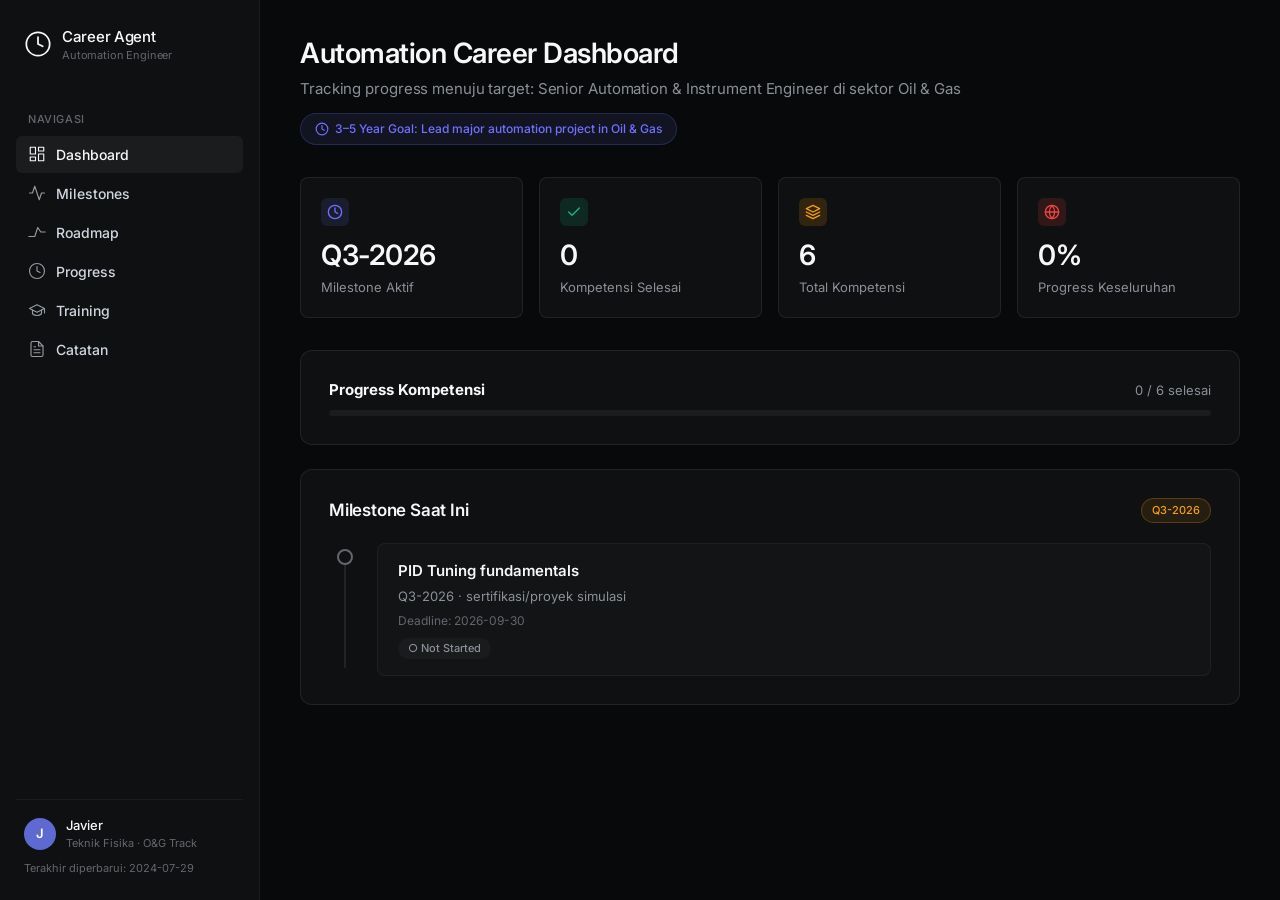
<file: career-agent/index.html>
<!DOCTYPE html>
<html lang="id">
<head>
  <meta charset="UTF-8">
  <meta name="viewport" content="width=device-width, initial-scale=1.0">
  <title>Automation Career Agent — Javier</title>
  <link href="https://fonts.googleapis.com/css2?family=Inter:wght@300;400;500;600;700&family=JetBrains+Mono:wght@400;500&display=swap" rel="stylesheet">
  <style>
    * { box-sizing: border-box; margin: 0; padding: 0; }
    :root {
      --bg-page: #08090a;
      --bg-panel: #0f1011;
      --bg-surface: #191a1b;
      --bg-surface-hover: #28282c;
      --text-primary: #f7f8f8;
      --text-secondary: #d0d6e0;
      --text-tertiary: #8a8f98;
      --text-quaternary: #62666d;
      --accent: #5e6ad2;
      --accent-bright: #7170ff;
      --accent-hover: #828fff;
      --success: #10b981;
      --warning: #f59e0b;
      --danger: #ef4444;
      --border: rgba(255,255,255,0.08);
      --border-subtle: rgba(255,255,255,0.05);
      --radius: 8px;
      --radius-sm: 6px;
      --radius-lg: 12px;
      --shadow-elevated: rgba(0,0,0,0.4) 0px 2px 4px;
      --shadow-dialog: rgba(0,0,0,0) 0px 8px 2px, rgba(0,0,0,0.01) 0px 5px 2px, rgba(0,0,0,0.04) 0px 3px 2px, rgba(0,0,0,0.07) 0px 1px 1px, rgba(0,0,0,0.08) 0px 0px 1px;
    }
    html { scroll-behavior: smooth; }
    body {
      font-family: 'Inter', system-ui, -apple-system, 'Segoe UI', Roboto, sans-serif;
      background: var(--bg-page);
      color: var(--text-primary);
      line-height: 1.5;
      -webkit-font-smoothing: antialiased;
      font-feature-settings: 'cv01', 'ss03';
    }
    ::selection { background: var(--accent); color: white; }
    ::-webkit-scrollbar { width: 6px; }
    ::-webkit-scrollbar-track { background: var(--bg-page); }
    ::-webkit-scrollbar-thumb { background: var(--bg-surface-hover); border-radius: 3px; }

    /* Layout */
    .app { display: flex; min-height: 100vh; }

    /* Sidebar */
    .sidebar {
      width: 260px;
      background: var(--bg-panel);
      border-right: 1px solid var(--border-subtle);
      padding: 24px 16px;
      display: flex;
      flex-direction: column;
      position: fixed;
      top: 0;
      left: 0;
      height: 100vh;
      z-index: 100;
      overflow-y: auto;
    }
    .sidebar-logo { display: flex; align-items: center; gap: 10px; margin-bottom: 32px; padding: 0 8px; }
    .sidebar-logo svg { width: 28px; height: 28px; flex-shrink: 0; }
    .sidebar-logo span { font-size: 15px; font-weight: 510; color: var(--text-primary); letter-spacing: -0.3px; }
    .sidebar-logo small { font-size: 11px; color: var(--text-quaternary); display: block; margin-top: -2px; font-weight: 400; letter-spacing: -0.15px; }
    .nav { display: flex; flex-direction: column; gap: 2px; flex: 1; }
    .nav a {
      display: flex; align-items: center; gap: 10px;
      padding: 8px 12px; border-radius: var(--radius-sm);
      font-size: 14px; font-weight: 500; color: var(--text-secondary);
      text-decoration: none; transition: all 0.15s;
    }
    .nav a:hover { background: rgba(255,255,255,0.04); color: var(--text-primary); }
    .nav a.active { background: rgba(255,255,255,0.05); color: var(--text-primary); }
    .nav a svg { width: 18px; height: 18px; opacity: 0.7; flex-shrink: 0; }
    .nav a.active svg { opacity: 1; }
    .nav-label { font-size: 11px; font-weight: 500; color: var(--text-quaternary); text-transform: uppercase; letter-spacing: 0.6px; padding: 16px 12px 6px; }

    .sidebar-footer {
      border-top: 1px solid var(--border-subtle);
      padding: 16px 8px 0;
      margin-top: auto;
    }
    .sidebar-footer .user-info { display: flex; align-items: center; gap: 10px; }
    .sidebar-footer .avatar {
      width: 32px; height: 32px; border-radius: 50%;
      background: var(--accent); display: flex; align-items: center; justify-content: center;
      font-size: 13px; font-weight: 600; color: white; flex-shrink: 0;
    }
    .sidebar-footer .name { font-size: 13px; font-weight: 500; color: var(--text-primary); }
    .sidebar-footer .role { font-size: 11px; color: var(--text-quaternary); }
    .last-updated { font-size: 11px; color: var(--text-quaternary); margin-top: 8px; }

    /* Main */
    .main {
      margin-left: 260px;
      flex: 1;
      padding: 32px 40px 80px;
      max-width: 1100px;
    }

    /* Header */
    .page-header { margin-bottom: 32px; }
    .page-header h1 { font-size: 28px; font-weight: 600; letter-spacing: -0.5px; }
    .page-header p { font-size: 15px; color: var(--text-tertiary); margin-top: 4px; letter-spacing: -0.1px; }
    .page-header .goal-badge {
      display: inline-flex; align-items: center; gap: 6px;
      margin-top: 12px; padding: 6px 14px;
      background: rgba(94,106,210,0.12);
      border: 1px solid rgba(94,106,210,0.25);
      border-radius: 9999px;
      font-size: 12px; font-weight: 500; color: var(--accent-bright);
    }

    /* Stats Row */
    .stats-row {
      display: grid;
      grid-template-columns: repeat(4, 1fr);
      gap: 16px;
      margin-bottom: 32px;
    }
    .stat-card {
      background: var(--bg-panel);
      border: 1px solid var(--border);
      border-radius: var(--radius);
      padding: 20px;
    }
    .stat-card .stat-value { font-size: 28px; font-weight: 600; letter-spacing: -0.5px; }
    .stat-card .stat-label { font-size: 13px; color: var(--text-tertiary); margin-top: 2px; }
    .stat-card .stat-icon { margin-bottom: 8px; width: 28px; height: 28px; border-radius: 6px; display: flex; align-items: center; justify-content: center; }
    .stat-card .stat-icon.time { background: rgba(94,106,210,0.15); color: var(--accent-bright); }
    .stat-card .stat-icon.milestone { background: rgba(16,185,129,0.15); color: var(--success); }
    .stat-card .stat-icon.competency { background: rgba(245,158,11,0.15); color: var(--warning); }
    .stat-card .stat-icon.resource { background: rgba(239,68,68,0.15); color: var(--danger); }

    /* Cards */
    .card {
      background: var(--bg-panel);
      border: 1px solid var(--border);
      border-radius: var(--radius-lg);
      padding: 28px;
      margin-bottom: 24px;
    }
    .card-header { display: flex; align-items: center; justify-content: space-between; margin-bottom: 20px; }
    .card-header h2 { font-size: 17px; font-weight: 590; letter-spacing: -0.2px; }
    .card-header .badge {
      font-size: 11px; font-weight: 500; padding: 3px 10px;
      border-radius: 9999px; background: rgba(255,255,255,0.05);
      border: 1px solid var(--border); color: var(--text-secondary);
    }
    .card-header .badge.success { background: rgba(16,185,129,0.1); border-color: rgba(16,185,129,0.25); color: var(--success); }
    .card-header .badge.warning { background: rgba(245,158,11,0.1); border-color: rgba(245,158,11,0.25); color: var(--warning); }

    /* Milestone Timeline */
    .timeline { position: relative; }
    .timeline::before {
      content: ''; position: absolute; left: 15px; top: 8px; bottom: 8px;
      width: 2px; background: var(--border);
    }
    .timeline-item {
      position: relative; padding: 0 0 24px 48px;
      transition: opacity 0.2s;
    }
    .timeline-item:last-child { padding-bottom: 0; }
    .timeline-dot {
      position: absolute; left: 8px; top: 6px;
      width: 16px; height: 16px; border-radius: 50%;
      border: 2px solid var(--border); background: var(--bg-panel);
      display: flex; align-items: center; justify-content: center;
      transition: all 0.3s;
    }
    .timeline-dot.completed { border-color: var(--success); background: var(--success); }
    .timeline-dot.in-progress { border-color: var(--accent); background: var(--accent); animation: pulse 2s infinite; }
    .timeline-dot.not-started { border-color: var(--text-quaternary); }
    @keyframes pulse {
      0%, 100% { box-shadow: 0 0 0 0 rgba(94,106,210,0.3); }
      50% { box-shadow: 0 0 0 6px rgba(94,106,210,0.1); }
    }
    .timeline-dot svg { width: 8px; height: 8px; color: white; opacity: 0; transition: opacity 0.3s; }
    .timeline-dot.completed svg { opacity: 1; }
    .timeline-content {
      background: rgba(255,255,255,0.02);
      border: 1px solid var(--border-subtle);
      border-radius: var(--radius);
      padding: 16px 20px;
      transition: all 0.2s;
      cursor: pointer;
    }
    .timeline-content:hover { background: rgba(255,255,255,0.04); border-color: var(--border); }
    .timeline-content h3 { font-size: 15px; font-weight: 590; margin-bottom: 4px; }
    .timeline-content .meta { font-size: 13px; color: var(--text-tertiary); }
    .timeline-content .deadline { font-size: 12px; color: var(--text-quaternary); margin-top: 6px; }
    .timeline-content .status-tag {
      display: inline-flex; align-items: center; gap: 4px;
      margin-top: 8px; padding: 2px 10px;
      border-radius: 9999px; font-size: 11px; font-weight: 500;
    }
    .status-tag.in-progress { background: rgba(94,106,210,0.1); color: var(--accent-bright); }
    .status-tag.completed { background: rgba(16,185,129,0.1); color: var(--success); }
    .status-tag.not-started { background: rgba(255,255,255,0.03); color: var(--text-tertiary); }

    /* Roadmap Table */
    .roadmap-table { width: 100%; border-collapse: collapse; }
    .roadmap-table th {
      text-align: left; font-size: 11px; font-weight: 600;
      color: var(--text-quaternary); text-transform: uppercase; letter-spacing: 0.6px;
      padding: 10px 12px; border-bottom: 1px solid var(--border-subtle);
    }
    .roadmap-table td {
      padding: 12px; font-size: 13px;
      border-bottom: 1px solid var(--border-subtle);
      color: var(--text-secondary);
    }
    .roadmap-table tr:hover td { background: rgba(255,255,255,0.02); }
    .roadmap-table .comp-name { color: var(--text-primary); font-weight: 500; }
    .roadmap-table .sumber { font-size: 12px; color: var(--text-quaternary); max-width: 200px; }
    .roadmap-table .status-badge {
      display: inline-flex; align-items: center; gap: 4px;
      padding: 2px 8px; border-radius: 9999px; font-size: 11px; font-weight: 500;
      cursor: pointer; user-select: none; transition: all 0.15s;
      border: 1px solid transparent;
    }
    .status-badge.not-started { background: rgba(255,255,255,0.04); color: var(--text-tertiary); border-color: var(--border-subtle); }
    .status-badge.in-progress { background: rgba(94,106,210,0.12); color: var(--accent-bright); border-color: rgba(94,106,210,0.25); }
    .status-badge.completed { background: rgba(16,185,129,0.12); color: var(--success); border-color: rgba(16,185,129,0.25); }
    .status-badge:hover { filter: brightness(1.2); }

    /* Progress Bar */
    .progress-section { margin-bottom: 24px; }
    .progress-header { display: flex; justify-content: space-between; align-items: center; margin-bottom: 8px; }
    .progress-header span { font-size: 13px; color: var(--text-tertiary); }
    .progress-header strong { font-size: 15px; color: var(--text-primary); }
    .progress-bar-track {
      width: 100%; height: 6px; background: rgba(255,255,255,0.05);
      border-radius: 9999px; overflow: hidden;
    }
    .progress-bar-fill {
      height: 100%; border-radius: 9999px;
      background: linear-gradient(90deg, var(--accent), var(--accent-bright));
      transition: width 0.8s ease;
      width: 0%;
    }

    /* Expand / Collapse */
    .expand-btn {
      background: none; border: none; color: var(--text-tertiary);
      cursor: pointer; font-size: 13px; padding: 4px 0;
      transition: color 0.15s;
    }
    .expand-btn:hover { color: var(--text-primary); }

    /* Status Dropdown */
    .status-select {
      background: var(--bg-surface); color: var(--text-primary);
      border: 1px solid var(--border); border-radius: var(--radius-sm);
      padding: 4px 8px; font-size: 12px; font-family: inherit;
      outline: none; cursor: pointer;
    }
    .status-select:focus { border-color: var(--accent); }

    /* Modal */
    .modal-overlay {
      display: none;
      position: fixed; inset: 0; background: rgba(0,0,0,0.85);
      z-index: 200; align-items: center; justify-content: center;
    }
    .modal-overlay.open { display: flex; }
    .modal {
      background: var(--bg-surface);
      border: 1px solid var(--border);
      border-radius: var(--radius-lg);
      padding: 28px;
      max-width: 480px;
      width: 90%;
      box-shadow: var(--shadow-dialog);
    }
    .modal h3 { font-size: 17px; font-weight: 590; margin-bottom: 16px; }
    .modal p { font-size: 14px; color: var(--text-secondary); margin-bottom: 20px; }
    .modal-actions { display: flex; gap: 8px; justify-content: flex-end; }
    .btn {
      padding: 8px 16px; border-radius: var(--radius-sm);
      font-size: 13px; font-weight: 500; font-family: inherit;
      border: 1px solid var(--border); cursor: pointer;
      transition: all 0.15s; background: rgba(255,255,255,0.03);
      color: var(--text-secondary);
    }
    .btn:hover { background: rgba(255,255,255,0.06); color: var(--text-primary); }
    .btn-primary { background: var(--accent); border-color: var(--accent); color: white; }
    .btn-primary:hover { background: var(--accent-hover); border-color: var(--accent-hover); }
    .btn-success { background: var(--success); border-color: var(--success); color: white; }
    .btn-success:hover { opacity: 0.9; }

    /* Toast */
    .toast {
      position: fixed; bottom: 24px; right: 24px;
      background: var(--bg-surface);
      border: 1px solid var(--border);
      border-radius: var(--radius);
      padding: 12px 20px;
      box-shadow: var(--shadow-dialog);
      font-size: 13px; color: var(--text-secondary);
      z-index: 300;
      transform: translateY(20px);
      opacity: 0;
      transition: all 0.3s;
      pointer-events: none;
    }
    .toast.show { transform: translateY(0); opacity: 1; }
    .toast strong { color: var(--text-primary); }

    /* Notes section */
    .notes-list { display: flex; flex-direction: column; gap: 12px; }
    .note-item {
      background: rgba(255,255,255,0.02);
      border: 1px solid var(--border-subtle);
      border-radius: var(--radius);
      padding: 14px 18px;
    }
    .note-item .note-title { font-size: 14px; font-weight: 590; margin-bottom: 2px; }
    .note-item .note-date { font-size: 11px; color: var(--text-quaternary); margin-bottom: 6px; }
    .note-item .note-body { font-size: 13px; color: var(--text-secondary); }

    /* Responsive */
    @media (max-width: 768px) {
      .sidebar { display: none; }
      .main { margin-left: 0; padding: 20px; }
      .stats-row { grid-template-columns: repeat(2, 1fr); }
    }
    @media (min-width: 769px) and (max-width: 1024px) {
      .main { padding: 24px 28px; }
      .stats-row { grid-template-columns: repeat(2, 1fr); }
    }

    /* Print */
    @media print {
      .sidebar { display: none; }
      .main { margin-left: 0; }
      .card { break-inside: avoid; }
      .status-badge, .status-select { border: 1px solid #ccc !important; }
    }

    /* Donut Chart */
    .donut-wrap { display: flex; align-items: center; gap: 32px; flex-wrap: wrap; }
    .donut-svg { flex-shrink: 0; }
    .donut-legend { display: flex; flex-direction: column; gap: 8px; }
    .donut-legend-item { display: flex; align-items: center; gap: 8px; font-size: 13px; color: var(--text-secondary); }
    .donut-legend-dot { width: 10px; height: 10px; border-radius: 50%; flex-shrink: 0; }
    .donut-legend-item strong { color: var(--text-primary); }

    /* Training Links */
    .training-grid { display: grid; grid-template-columns: repeat(auto-fill, minmax(300px, 1fr)); gap: 16px; }
    .training-card {
      background: rgba(255,255,255,0.02);
      border: 1px solid var(--border-subtle);
      border-radius: var(--radius);
      padding: 18px 20px;
      transition: all 0.2s;
    }
    .training-card:hover { background: rgba(255,255,255,0.04); border-color: var(--border); }
    .training-card .tag {
      display: inline-block; font-size: 10px; font-weight: 600; text-transform: uppercase; letter-spacing: 0.5px;
      padding: 2px 8px; border-radius: 4px; margin-bottom: 8px;
    }
    .training-card .tag.free { background: rgba(16,185,129,0.12); color: var(--success); }
    .training-card .tag.trial { background: rgba(245,158,11,0.12); color: var(--warning); }
    .training-card h4 { font-size: 14px; font-weight: 590; margin-bottom: 4px; }
    .training-card p { font-size: 12px; color: var(--text-tertiary); margin-bottom: 10px; line-height: 1.5; }
    .training-card a {
      display: inline-flex; align-items: center; gap: 4px;
      font-size: 12px; font-weight: 500; color: var(--accent-bright);
      text-decoration: none;
    }
    .training-card a:hover { color: var(--accent-hover); }
    .training-card .platform { font-size: 11px; color: var(--text-quaternary); margin-bottom: 4px; }
  </style>
</head>
<body>

<div class="app">
  <!-- Sidebar -->
  <aside class="sidebar">
    <div class="sidebar-logo">
      <svg viewBox="0 0 24 24" fill="none" stroke="currentColor" stroke-width="1.5" stroke-linecap="round" stroke-linejoin="round">
        <circle cx="12" cy="12" r="10"/>
        <path d="M12 6v6l4 2"/>
      </svg>
      <div>
        <span>Career Agent</span>
        <small>Automation Engineer</small>
      </div>
    </div>
    <nav class="nav">
      <div class="nav-label">Navigasi</div>
      <a href="#dashboard" class="active" onclick="switchTab('dashboard')">
        <svg viewBox="0 0 24 24" fill="none" stroke="currentColor" stroke-width="1.5" stroke-linecap="round" stroke-linejoin="round"><rect x="3" y="3" width="7" height="9"/><rect x="14" y="3" width="7" height="5"/><rect x="14" y="12" width="7" height="9"/><rect x="3" y="16" width="7" height="5"/></svg>
        Dashboard
      </a>
      <a href="#milestones" onclick="switchTab('milestones')">
        <svg viewBox="0 0 24 24" fill="none" stroke="currentColor" stroke-width="1.5" stroke-linecap="round" stroke-linejoin="round"><polyline points="22 12 18 12 15 21 9 3 6 12 2 12"/></svg>
        Milestones
      </a>
      <a href="#roadmap" onclick="switchTab('roadmap')">
        <svg viewBox="0 0 24 24" fill="none" stroke="currentColor" stroke-width="1.5" stroke-linecap="round" stroke-linejoin="round"><polyline points="1 18 9 18 11 12 13 6 17 12 23 12"/></svg>
        Roadmap
      </a>
      <a href="#progress" onclick="switchTab('progress')">
        <svg viewBox="0 0 24 24" fill="none" stroke="currentColor" stroke-width="1.5" stroke-linecap="round" stroke-linejoin="round"><circle cx="12" cy="12" r="10"/><polyline points="12 6 12 12 16 14"/></svg>
        Progress
      </a>
      <a href="#training" onclick="switchTab('training')">
        <svg viewBox="0 0 24 24" fill="none" stroke="currentColor" stroke-width="1.5" stroke-linecap="round" stroke-linejoin="round"><path d="M22 10v6M2 10l10-5 10 5-10 5z"/><path d="M6 12v5c3 3 9 3 12 0v-5"/></svg>
        Training
      </a>
      <a href="#notes" onclick="switchTab('notes')">
        <svg viewBox="0 0 24 24" fill="none" stroke="currentColor" stroke-width="1.5" stroke-linecap="round" stroke-linejoin="round"><path d="M14 2H6a2 2 0 0 0-2 2v16a2 2 0 0 0 2 2h12a2 2 0 0 0 2-2V8z"/><polyline points="14 2 14 8 20 8"/><line x1="16" y1="13" x2="8" y2="13"/><line x1="16" y1="17" x2="8" y2="17"/><polyline points="10 9 9 9 8 9"/></svg>
        Catatan
      </a>
    </nav>
    <div class="sidebar-footer">
      <div class="user-info">
        <div class="avatar">J</div>
        <div>
          <div class="name">Javier</div>
          <div class="role">Teknik Fisika · O&G Track</div>
        </div>
      </div>
      <div class="last-updated" id="sidebarUpdated">Terakhir diperbarui: —</div>
    </div>
  </aside>

  <!-- Main Content -->
  <main class="main">

    <!-- ===================== DASHBOARD ===================== -->
    <section id="tab-dashboard">
      <div class="page-header">
        <h1>Automation Career Dashboard</h1>
        <p>Tracking progress menuju target: Senior Automation & Instrument Engineer di sektor Oil & Gas</p>
        <div class="goal-badge">
          <svg width="14" height="14" viewBox="0 0 24 24" fill="none" stroke="currentColor" stroke-width="2" stroke-linecap="round" stroke-linejoin="round"><circle cx="12" cy="12" r="10"/><path d="M12 6v6l4 2"/></svg>
          3–5 Year Goal: Lead major automation project in Oil & Gas
        </div>
      </div>

      <div class="stats-row" id="statsRow">
        <div class="stat-card">
          <div class="stat-icon time">
            <svg width="16" height="16" viewBox="0 0 24 24" fill="none" stroke="currentColor" stroke-width="2" stroke-linecap="round" stroke-linejoin="round"><circle cx="12" cy="12" r="10"/><polyline points="12 6 12 12 16 14"/></svg>
          </div>
          <div class="stat-value" id="statM1Period">Q3-2026</div>
          <div class="stat-label">Milestone Aktif</div>
        </div>
        <div class="stat-card">
          <div class="stat-icon milestone">
            <svg width="16" height="16" viewBox="0 0 24 24" fill="none" stroke="currentColor" stroke-width="2" stroke-linecap="round" stroke-linejoin="round"><polyline points="20 6 9 17 4 12"/></svg>
          </div>
          <div class="stat-value" id="statCompleted">0</div>
          <div class="stat-label">Kompetensi Selesai</div>
        </div>
        <div class="stat-card">
          <div class="stat-icon competency">
            <svg width="16" height="16" viewBox="0 0 24 24" fill="none" stroke="currentColor" stroke-width="2" stroke-linecap="round" stroke-linejoin="round"><path d="M12 2L2 7l10 5 10-5-10-5z"/><path d="M2 17l10 5 10-5"/><path d="M2 12l10 5 10-5"/></svg>
          </div>
          <div class="stat-value" id="statTotal">6</div>
          <div class="stat-label">Total Kompetensi</div>
        </div>
        <div class="stat-card">
          <div class="stat-icon resource">
            <svg width="16" height="16" viewBox="0 0 24 24" fill="none" stroke="currentColor" stroke-width="2" stroke-linecap="round" stroke-linejoin="round"><circle cx="12" cy="12" r="10"/><path d="M2 12h20"/><path d="M12 2a15.3 15.3 0 0 1 4 10 15.3 15.3 0 0 1-4 10 15.3 15.3 0 0 1-4-10 15.3 15.3 0 0 1 4-10z"/></svg>
          </div>
          <div class="stat-value" id="statProgress">0%</div>
          <div class="stat-label">Progress Keseluruhan</div>
        </div>
      </div>

      <!-- Progress bar -->
      <div class="card progress-section">
        <div class="progress-header">
          <strong>Progress Kompetensi</strong>
          <span id="progressLabel">0 / 6 selesai</span>
        </div>
        <div class="progress-bar-track">
          <div class="progress-bar-fill" id="progressFill" style="width:0%"></div>
        </div>
      </div>

      <!-- Quick Milestone -->
      <div class="card">
        <div class="card-header">
          <h2>Milestone Saat Ini</h2>
          <span class="badge warning">Q3-2026</span>
        </div>
        <div class="timeline" id="timelineDashboard"></div>
      </div>
    </section>

    <!-- ===================== MILESTONES ===================== -->
    <section id="tab-milestones" style="display:none">
      <div class="page-header">
        <h1>Milestone Tracker</h1>
        <p>Target skill per kuartal dengan bukti kompetensi yang dibutuhkan</p>
      </div>
      <div class="card">
        <div class="card-header">
          <h2>Timeline Milestone</h2>
          <span class="badge">Klik item untuk update status</span>
        </div>
        <div class="timeline" id="timelineMilestones"></div>
      </div>
      <div class="card" style="margin-top:24px">
        <div class="card-header">
          <h2>Catatan Cepat</h2>
        </div>
        <div style="display:flex;gap:12px;align-items:flex-start">
          <input type="text" id="noteInput" placeholder="Tambah catatan baru..." 
            style="flex:1;background:rgba(255,255,255,0.02);border:1px solid var(--border);border-radius:var(--radius-sm);
            padding:10px 14px;color:var(--text-primary);font-family:inherit;font-size:14px;outline:none">
          <button class="btn btn-primary" onclick="addNote()">Tambah</button>
        </div>
        <div id="quickNotes" style="margin-top:16px;display:flex;flex-direction:column;gap:8px"></div>
      </div>
    </section>

    <!-- ===================== ROADMAP ===================== -->
    <section id="tab-roadmap" style="display:none">
      <div class="page-header">
        <h1>Roadmap Kompetensi</h1>
        <p>Rencana pembelajaran detail untuk milestone PID Tuning fundamentals</p>
      </div>
      <div class="card">
        <div class="card-header">
          <h2>PID Tuning Fundamentals</h2>
          <span class="badge">Klik status untuk mengubah</span>
        </div>
        <div style="overflow-x:auto">
          <table class="roadmap-table" id="roadmapTable">
            <thead>
              <tr>
                <th>Kompetensi</th>
                <th>Level Sekarang</th>
                <th>Target</th>
                <th>Sumber Belajar</th>
                <th>Estimasi</th>
                <th>Status</th>
              </tr>
            </thead>
            <tbody id="roadmapBody"></tbody>
          </table>
        </div>
      </div>
    </section>

    <!-- ===================== PROGRESS ===================== -->
    <section id="tab-progress" style="display:none">
      <div class="page-header">
        <h1>Visualisasi Progress</h1>
        <p>Lihat perkembangan kompetensi secara visual</p>
      </div>
      <div class="card">
        <div class="card-header">
          <h2>Progress Keseluruhan</h2>
          <span class="badge success" id="progressSummary">0% selesai</span>
        </div>
        <div class="donut-wrap">
          <div class="donut-svg">
            <svg width="180" height="180" viewBox="0 0 180 180">
              <circle cx="90" cy="90" r="72" fill="none" stroke="rgba(255,255,255,0.05)" stroke-width="16"/>
              <circle cx="90" cy="90" r="72" fill="none" stroke="#10b981" stroke-width="16" stroke-linecap="round" id="donutCompleted" stroke-dasharray="0 452" transform="rotate(-90 90 90)" style="transition: stroke-dasharray 0.8s ease"/>
              <circle cx="90" cy="90" r="72" fill="none" stroke="#7170ff" stroke-width="16" stroke-linecap="round" id="donutInProgress" stroke-dasharray="0 452" transform="rotate(-90 90 90)" style="transition: stroke-dasharray 0.8s ease"/>
              <text x="90" y="90" text-anchor="middle" dominant-baseline="central" id="donutText" fill="#f7f8f8" font-size="32" font-weight="700" font-family="Inter">0%</text>
            </svg>
          </div>
          <div class="donut-legend">
            <div class="donut-legend-item"><span class="donut-legend-dot" style="background:#10b981"></span> Selesai: <strong id="legendCompleted">0</strong></div>
            <div class="donut-legend-item"><span class="donut-legend-dot" style="background:#7170ff"></span> In Progress: <strong id="legendInProgress">0</strong></div>
            <div class="donut-legend-item"><span class="donut-legend-dot" style="background:rgba(255,255,255,0.1)"></span> Not Started: <strong id="legendNotStarted">0</strong></div>
          </div>
        </div>
      </div>
      <div class="card">
        <div class="card-header">
          <h2>Progress per Kompetensi</h2>
        </div>
        <div id="progressBars"></div>
      </div>
      <div class="card" style="margin-top:24px">
        <div class="card-header">
          <h2>Ringkasan Waktu</h2>
        </div>
        <div style="display:grid;grid-template-columns:1fr 1fr;gap:16px">
          <div style="background:rgba(255,255,255,0.02);border:1px solid var(--border-subtle);border-radius:var(--radius);padding:16px">
            <div style="font-size:13px;color:var(--text-tertiary)">Estimasi Total</div>
            <div style="font-size:24px;font-weight:600;margin-top:4px">7 minggu</div>
          </div>
          <div style="background:rgba(255,255,255,0.02);border:1px solid var(--border-subtle);border-radius:var(--radius);padding:16px">
            <div style="font-size:13px;color:var(--text-tertiary)">Deadline Milestone</div>
            <div style="font-size:24px;font-weight:600;margin-top:4px;color:var(--accent-bright)">30 Sep 2026</div>
          </div>
        </div>
      </div>
    </section>

    <!-- ===================== TRAINING ===================== -->
    <section id="tab-training" style="display:none">
      <div class="page-header">
        <h1>Training Gratis & Sumber Belajar</h1>
        <p>Kursus online gratis dan trial untuk mendukung milestone skill Anda</p>
      </div>
      <div class="card">
        <div class="card-header">
          <h2>PID Control & Process Control</h2>
          <span class="badge success">Gratis</span>
        </div>
        <div class="training-grid">
          <div class="training-card">
            <span class="tag free">GRATIS</span>
            <div class="platform">YouTube · 25 menit</div>
            <h4>PID Controller — Digi-Key</h4>
            <p>Pengantar komprehensif PID controller: komponen, fungsi, aplikasi, dan contoh implementasi kode.</p>
            <a href="https://www.classcentral.com/classroom/youtube-what-is-a-pid-controller-digikey-206038" target="_blank">Buka →</a>
          </div>
          <div class="training-card">
            <span class="tag free">GRATIS</span>
            <div class="platform">YouTube · 25 menit</div>
            <h4>PID Controllers — Churchill CompSci</h4>
            <p>Pelajari komponen PID, aplikasi, dan cara mencapai stable control system. Sertakan simulasi langsung.</p>
            <a href="https://www.classcentral.com/classroom/youtube-pid-controllers-138952" target="_blank">Buka →</a>
          </div>
          <div class="training-card">
            <span class="tag free">GRATIS</span>
            <div class="platform">Class Central (61+ kursus)</div>
            <h4>80+ PID Controller Online Courses</h4>
            <p>Katalog kursus PID dari berbagai platform. Filter: Free course (61 hasil), Beginner sampai Advanced.</p>
            <a href="https://www.classcentral.com/subject/pid-controllers" target="_blank">Buka →</a>
          </div>
          <div class="training-card">
            <span class="tag trial">TRIAL 7 HARI</span>
            <div class="platform">RealPars · $50/bln setelah trial</div>
            <h4>PID Controller Training</h4>
            <p>Kursus lengkap PID: tuning, simulasi, loop testing, implementasi Siemens & Allen Bradley. Sertifikat.</p>
            <a href="https://www.realpars.com/skillpaths/pid-controller" target="_blank">Buka →</a>
          </div>
        </div>
      </div>
      <div class="card">
        <div class="card-header">
          <h2>DCS, Safety & Advanced Automation</h2>
          <span class="badge">Lanjutan</span>
        </div>
        <div class="training-grid">
          <div class="training-card">
            <span class="tag free">GRATIS</span>
            <div class="platform">YouTube Playlist</div>
            <h4>DCS Training — IT & Automation Academy</h4>
            <p>Seri video DCS untuk pemula: arsitektur, konfigurasi, perbedaan dengan PLC/SCADA.</p>
            <a href="https://www.youtube.com/playlist?list=PLDJvwEGpPRLaFolKZM-bhYcUawZnDEbdE" target="_blank">Buka →</a>
          </div>
          <div class="training-card">
            <span class="tag trial">TRIAL</span>
            <div class="platform">RealPars</div>
            <h4>DCS Fundamentals</h4>
            <p>Memahami DCS, perbedaan dari PLC dan SCADA, cara membaca simbol P&ID.</p>
            <a href="https://www.realpars.com/courses/dcs-fundamentals" target="_blank">Buka →</a>
          </div>
          <div class="training-card">
            <span class="tag free">GRATIS</span>
            <div class="platform">Instrumentation Tools</div>
            <h4>Free SIS Training Course</h4>
            <p>Kursus gratis Safety Instrumented System (SIS) dan functional safety di industri proses.</p>
            <a href="https://instrumentationtools.com/free-safety-instrumented-system-training-course/" target="_blank">Buka →</a>
          </div>
          <div class="training-card">
            <span class="tag free">GRATIS</span>
            <div class="platform">efunctionalsafety.com</div>
            <h4>Free IEC 61511 Guide</h4>
            <p>Panduan gratis IEC 61511: terminologi SIL, safety life-cycle, dan link referensi lanjutan.</p>
            <a href="https://efunctionalsafety.com/iec-61511-guide/" target="_blank">Buka →</a>
          </div>
        </div>
      </div>
      <div class="card">
        <div class="card-header">
          <h2>Platform & Referensi Utama</h2>
          <span class="badge">Belajar Mandiri</span>
        </div>
        <div class="training-grid">
          <div class="training-card">
            <span class="tag free">GRATIS</span>
            <div class="platform">ISA (International Society of Automation)</div>
            <h4>ISA Training & Whitepapers</h4>
            <p>Artikel teknis, whitepaper, dan modul training gratis dari standar industri otomatisasi global.</p>
            <a href="https://www.isa.org/training" target="_blank">Buka →</a>
          </div>
          <div class="training-card">
            <span class="tag free">GRATIS</span>
            <div class="platform">Class Central</div>
            <h4>Control Systems Courses</h4>
            <p>84+ kursus control systems dari universitas dan platform terkemuka. Filter gratis & bersertifikat.</p>
            <a href="https://www.classcentral.com/subject/control-systems" target="_blank">Buka →</a>
          </div>
          <div class="training-card">
            <span class="tag free">GRATIS</span>
            <div class="platform">Wevolver</div>
            <h4>Mastering PID Tuning — Comprehensive Guide</h4>
            <p>Panduan lengkap PID control fundamentals dan advanced tuning strategies.</p>
            <a href="https://www.wevolver.com/article/mastering-pid-tuning-the-comprehensive-guide" target="_blank">Buka →</a>
          </div>
          <div class="training-card">
            <span class="tag free">GRATIS</span>
            <div class="platform">TLK Energy</div>
            <h4>Practical PID Tuning Guide</h4>
            <p>Step-by-step metode praktis untuk menentukan parameter PID yang baik untuk aplikasi tertentu.</p>
            <a href="https://tlk-energy.de/blog-en/practical-pid-tuning-guide" target="_blank">Buka →</a>
          </div>
        </div>
      </div>
    </section>

    <!-- ===================== NOTES ===================== -->
    <section id="tab-notes" style="display:none">
      <div class="page-header">
        <h1>Catatan & Log</h1>
        <p>Riwayat sesi, update progress, dan keputusan penting</p>
      </div>
      <div class="card">
        <div class="card-header">
          <h2>Semua Catatan</h2>
          <span class="badge" id="notesCount">0 catatan</span>
        </div>
        <div class="notes-list" id="notesList"></div>
      </div>
    </section>

  </main>
</div>

<!-- Toast -->
<div class="toast" id="toast"></div>

<script>
// =========== DATA ===========
const DEFAULT_DATA = {
  last_updated: "2024-07-29",
  long_term_goal: "Lead major automation project in Oil & Gas within 3-5 years",
  milestones: [
    {
      id: "M1",
      period: "Q3-2026",
      skill_target: "PID Tuning fundamentals",
      evidence_required: "sertifikasi/proyek simulasi",
      status: "not_started",
      deadline: "2026-09-30"
    }
  ],
  notes: [
    {
      type: "roadmap",
      title: "PID Tuning Fundamentals Roadmap",
      date: "2024-07-29",
      content: [
        { kompetensi: "Dasar-dasar Kontrol PID", level: "Belum dimulai", target: "Paham Konsep Dasar", sumber: "Artikel ISA.org 'Fundamentals of PID Control', dokumentasi vendor Honeywell/Emerson/Yokogawa", estimasi: "1 minggu", status: "not_started" },
        { kompetensi: "Proportional (P) Control", level: "Belum dimulai", target: "Paham Kp, Offset", sumber: "Bagian 'Proportional' dari artikel ISA, simulasi Python/simulasi PLC, contoh kasus level/flow control", estimasi: "1 minggu", status: "not_started" },
        { kompetensi: "Integral (I) Control", level: "Belum dimulai", target: "Paham Ki, Reset", sumber: "Bagian 'Integral' artikel ISA, simulasi offset removal, contoh temperature control", estimasi: "1 minggu", status: "not_started" },
        { kompetensi: "Derivative (D) Control", level: "Belum dimulai", target: "Paham Kd, TD", sumber: "Bagian 'Derivative' artikel ISA, simulasi stabilitas, studi kasus noisy signal", estimasi: "1 minggu", status: "not_started" },
        { kompetensi: "Parameter Tuning Methods", level: "Belum dimulai", target: "Paham Ziegler-Nichols, Cohen-Coon, manual tuning", sumber: "Buku teks kontrol proses, artikel teknis tuning, video tutorial Controlguru/RealPars", estimasi: "2 minggu", status: "not_started" },
        { kompetensi: "Tantangan Tuning PID", level: "Belum dimulai", target: "Paham Overshoot, Instabilitas, Noise, Deadtime", sumber: "Bagian 'Derivative' artikel ISA, whitepaper PID tuning for challenging processes", estimasi: "1 minggu", status: "not_started" }
      ]
    }
  ],
  quick_notes: []
};

let data = {};
try {
  const stored = localStorage.getItem('careerAgentData');
  if (stored) {
    data = JSON.parse(stored);
  } else {
    data = JSON.parse(JSON.stringify(DEFAULT_DATA));
    localStorage.setItem('careerAgentData', JSON.stringify(data));
  }
} catch(e) {
  data = JSON.parse(JSON.stringify(DEFAULT_DATA));
}

// =========== HELPERS ===========
function saveData() {
  localStorage.setItem('careerAgentData', JSON.stringify(data));
}

function showToast(msg, type) {
  const t = document.getElementById('toast');
  t.innerHTML = msg;
  t.className = 'toast show';
  if (type) t.style.borderLeft = `3px solid ${type === 'success' ? '#10b981' : type === 'warning' ? '#f59e0b' : '#5e6ad2'}`;
  setTimeout(() => { t.className = 'toast'; }, 3000);
}

function statusIcon(status) {
  if (status === 'completed') return '✓';
  if (status === 'in_progress') return '◉';
  return '○';
}

function statusLabel(status) {
  const map = { 'not_started': 'Not Started', 'in_progress': 'In Progress', 'completed': 'Completed' };
  return map[status] || status;
}

function statusTag(status) {
  if (status === 'completed') return `<span class="status-tag completed">✓ Selesai</span>`;
  if (status === 'in_progress') return `<span class="status-tag in-progress">◉ In Progress</span>`;
  return `<span class="status-tag not-started">○ Not Started</span>`;
}

function statusBadge(status) {
  return `<span class="status-badge ${status}" onclick="cycleStatus(this)" data-status="${status}">${statusLabel(status)}</span>`;
}

// =========== TABS ===========
function switchTab(name) {
  const tabs = ['dashboard','milestones','roadmap','progress','training','notes'];
  tabs.forEach(t => {
    document.getElementById('tab-' + t).style.display = t === name ? 'block' : 'none';
  });
  document.querySelectorAll('.nav a').forEach(a => a.classList.remove('active'));
  document.querySelector(`.nav a[href="#${name}"]`).classList.add('active');
  if (name === 'dashboard') renderDashboard();
  if (name === 'milestones') renderMilestones();
  if (name === 'roadmap') renderRoadmap();
  if (name === 'progress') renderProgress();
  if (name === 'notes') renderNotes();
  window.scrollTo(0, 0);
}

// =========== DASHBOARD ===========
function renderDashboard() {
  const activeMilestone = data.milestones[0];
  document.getElementById('statM1Period').textContent = activeMilestone.period;
  
  const allComp = data.notes[0]?.content || [];
  const completed = allComp.filter(c => c.status === 'completed').length;
  const inProgress = allComp.filter(c => c.status === 'in_progress').length;
  const total = allComp.length;
  
  document.getElementById('statCompleted').textContent = completed;
  document.getElementById('statTotal').textContent = total;
  const pct = total > 0 ? Math.round((completed/total)*100) : 0;
  document.getElementById('statProgress').textContent = pct + '%';
  document.getElementById('progressLabel').textContent = `${completed} / ${total} selesai`;
  document.getElementById('progressFill').style.width = pct + '%';
  document.getElementById('sidebarUpdated').textContent = `Terakhir diperbarui: ${data.last_updated}`;

  // Timeline
  let html = '';
  data.milestones.forEach(m => {
    const dotClass = m.status === 'completed' ? 'completed' : m.status === 'in_progress' ? 'in-progress' : 'not-started';
    html += `
      <div class="timeline-item" onclick="showMilestoneModal('${m.id}')">
        <div class="timeline-dot ${dotClass}">
          ${m.status === 'completed' ? '<svg viewBox="0 0 24 24" fill="none" stroke="currentColor" stroke-width="3" stroke-linecap="round" stroke-linejoin="round"><polyline points="20 6 9 17 4 12"/></svg>' : ''}
        </div>
        <div class="timeline-content">
          <h3>${m.skill_target}</h3>
          <div class="meta">${m.period} · ${m.evidence_required}</div>
          <div class="deadline">Deadline: ${m.deadline}</div>
          ${statusTag(m.status)}
        </div>
      </div>`;
  });
  document.getElementById('timelineDashboard').innerHTML = html;
}

// =========== MILESTONES ===========
function renderMilestones() {
  let html = '';
  data.milestones.forEach(m => {
    const dotClass = m.status === 'completed' ? 'completed' : m.status === 'in_progress' ? 'in-progress' : 'not-started';
    html += `
      <div class="timeline-item" onclick="showMilestoneModal('${m.id}')">
        <div class="timeline-dot ${dotClass}">
          ${m.status === 'completed' ? '<svg viewBox="0 0 24 24" fill="none" stroke="currentColor" stroke-width="3" stroke-linecap="round" stroke-linejoin="round"><polyline points="20 6 9 17 4 12"/></svg>' : ''}
        </div>
        <div class="timeline-content">
          <h3>${m.skill_target}</h3>
          <div class="meta">${m.period} · ${m.evidence_required}</div>
          <div class="deadline">Deadline: ${m.deadline}</div>
          <div style="margin-top:8px;display:flex;align-items:center;gap:8px">
            ${statusTag(m.status)}
            <select class="status-select" onchange="updateMilestoneStatus('${m.id}', this.value)" onclick="event.stopPropagation()">
              <option value="not_started" ${m.status==='not_started'?'selected':''}>Not Started</option>
              <option value="in_progress" ${m.status==='in_progress'?'selected':''}>In Progress</option>
              <option value="completed" ${m.status==='completed'?'selected':''}>Completed</option>
            </select>
          </div>
        </div>
      </div>`;
  });
  document.getElementById('timelineMilestones').innerHTML = html;
  
  // Quick notes
  renderQuickNotes();
}

function updateMilestoneStatus(id, status) {
  const m = data.milestones.find(x => x.id === id);
  if (m) {
    m.status = status;
    data.last_updated = new Date().toISOString().slice(0,10);
    saveData();
    renderMilestones();
    showToast(`<strong>Milestone ${id}</strong> → ${statusLabel(status)}`, 'success');
  }
}

function showMilestoneModal(id) {
  const m = data.milestones.find(x => x.id === id);
  if (!m) return;
  document.getElementById('modalTitle').textContent = m.skill_target;
  document.getElementById('modalBody').innerHTML = `
    <div style="margin-bottom:12px">
      <div style="font-size:13px;color:var(--text-tertiary);margin-bottom:4px">Periode</div>
      <div style="font-size:15px;font-weight:500">${m.period}</div>
    </div>
    <div style="margin-bottom:12px">
      <div style="font-size:13px;color:var(--text-tertiary);margin-bottom:4px">Bukti Kompetensi</div>
      <div style="font-size:15px;font-weight:500">${m.evidence_required}</div>
    </div>
    <div style="margin-bottom:12px">
      <div style="font-size:13px;color:var(--text-tertiary);margin-bottom:4px">Deadline</div>
      <div style="font-size:15px;font-weight:500">${m.deadline}</div>
    </div>
    <div style="margin-bottom:12px">
      <div style="font-size:13px;color:var(--text-tertiary);margin-bottom:4px">Status</div>
      <select class="status-select" onchange="updateMilestoneStatus('${m.id}', this.value)">
        <option value="not_started" ${m.status==='not_started'?'selected':''}>Not Started</option>
        <option value="in_progress" ${m.status==='in_progress'?'selected':''}>In Progress</option>
        <option value="completed" ${m.status==='completed'?'selected':''}>Completed</option>
      </select>
    </div>`;
  document.getElementById('modalOverlay').classList.add('open');
}

function closeModal() {
  document.getElementById('modalOverlay').classList.remove('open');
}

function renderQuickNotes() {
  const list = data.quick_notes || [];
  const el = document.getElementById('quickNotes');
  if (list.length === 0) {
    el.innerHTML = '<div style="font-size:13px;color:var(--text-quaternary);padding:8px 0">Belum ada catatan cepat.</div>';
    return;
  }
  el.innerHTML = list.map((n, i) => `
    <div style="display:flex;align-items:flex-start;gap:8px;background:rgba(255,255,255,0.02);border:1px solid var(--border-subtle);border-radius:var(--radius-sm);padding:10px 14px">
      <span style="color:var(--text-secondary);font-size:13px;flex:1">${n.text}</span>
      <span style="font-size:11px;color:var(--text-quaternary);white-space:nowrap">${n.date}</span>
      <button onclick="removeQuickNote(${i})" style="background:none;border:none;color:var(--text-quaternary);cursor:pointer;font-size:14px;padding:0 4px">&times;</button>
    </div>
  `).join('');
}

function addNote() {
  const input = document.getElementById('noteInput');
  const text = input.value.trim();
  if (!text) return;
  if (!data.quick_notes) data.quick_notes = [];
  data.quick_notes.unshift({ text, date: new Date().toISOString().slice(0,10) });
  data.last_updated = new Date().toISOString().slice(0,10);
  saveData();
  input.value = '';
  renderQuickNotes();
  showToast('Catatan ditambahkan', 'success');
}

function removeQuickNote(index) {
  data.quick_notes.splice(index, 1);
  saveData();
  renderQuickNotes();
}

// =========== ROADMAP ===========
function renderRoadmap() {
  const roadmap = data.notes[0]?.content || [];
  const tbody = document.getElementById('roadmapBody');
  tbody.innerHTML = roadmap.map((c, i) => `
    <tr>
      <td class="comp-name">${c.kompetensi}</td>
      <td>${c.level}</td>
      <td>${c.target}</td>
      <td class="sumber">${c.sumber}</td>
      <td>${c.estimasi}</td>
      <td>
        <span class="status-badge ${c.status}" onclick="cycleRoadmapStatus(${i})" style="cursor:pointer">
          ${statusLabel(c.status)}
        </span>
      </td>
    </tr>
  `).join('');
}

function cycleRoadmapStatus(index) {
  const roadmap = data.notes[0]?.content || [];
  if (!roadmap[index]) return;
  const order = ['not_started', 'in_progress', 'completed'];
  const cur = roadmap[index].status;
  const next = order[(order.indexOf(cur) + 1) % order.length];
  roadmap[index].status = next;
  data.last_updated = new Date().toISOString().slice(0,10);
  saveData();
  renderRoadmap();
  renderDashboard();
  renderProgress();
  showToast(`<strong>${roadmap[index].kompetensi}</strong> → ${statusLabel(next)}`, 
    next === 'completed' ? 'success' : 'warning');
}

function cycleStatus(el) {
  const order = ['not_started', 'in_progress', 'completed'];
  const cur = el.dataset.status;
  const next = order[(order.indexOf(cur) + 1) % order.length];
  // Find which competency this belongs to via the table row
  const row = el.closest('tr');
  if (row) {
    const idx = Array.from(row.parentElement.children).indexOf(row);
    const roadmap = data.notes[0]?.content || [];
    if (roadmap[idx]) {
      roadmap[idx].status = next;
      data.last_updated = new Date().toISOString().slice(0,10);
      saveData();
      renderRoadmap();
      renderDashboard();
      renderProgress();
      showToast(`<strong>${roadmap[idx].kompetensi}</strong> → ${statusLabel(next)}`,
        next === 'completed' ? 'success' : 'warning');
    }
  }
}

// =========== PROGRESS ===========
function renderProgress() {
  const roadmap = data.notes[0]?.content || [];
  const total = roadmap.length;
  const completed = roadmap.filter(c => c.status === 'completed').length;
  const inProgress = roadmap.filter(c => c.status === 'in_progress').length;
  const notStarted = total - completed - inProgress;
  const pct = total > 0 ? Math.round(completed/total*100) : 0;

  document.getElementById('progressSummary').textContent = `${pct}% selesai`;

  // Donut chart
  const circumference = 2 * Math.PI * 72; // r=72 → ~452
  const completedOffset = completed/total * circumference;
  const inProgressOffset = inProgress/total * circumference;
  document.getElementById('donutCompleted').setAttribute('stroke-dasharray', `${completedOffset} ${circumference - completedOffset}`);
  document.getElementById('donutInProgress').setAttribute('stroke-dasharray', `${inProgressOffset} ${circumference - inProgressOffset}`);
  document.getElementById('donutText').textContent = `${pct}%`;
  document.getElementById('legendCompleted').textContent = completed;
  document.getElementById('legendInProgress').textContent = inProgress;
  document.getElementById('legendNotStarted').textContent = notStarted;

  // Per-competency bars
  const container = document.getElementById('progressBars');
  container.innerHTML = roadmap.map((c, i) => {
    let pctItem = 0;
    let color = 'var(--text-quaternary)';
    if (c.status === 'completed') { pctItem = 100; color = 'var(--success)'; }
    else if (c.status === 'in_progress') { pctItem = 50; color = 'var(--accent-bright)'; }
    
    return `
      <div style="margin-bottom:16px">
        <div style="display:flex;justify-content:space-between;align-items:center;margin-bottom:4px">
          <span style="font-size:13px;font-weight:500;color:var(--text-primary)">${c.kompetensi}</span>
          <span style="font-size:12px;color:${color}">${statusLabel(c.status)}</span>
        </div>
        <div style="width:100%;height:8px;background:rgba(255,255,255,0.05);border-radius:9999px;overflow:hidden">
          <div style="height:100%;border-radius:9999px;background:${color};width:${pctItem}%;transition:width 0.6s ease"></div>
        </div>
      </div>
    `;
  }).join('');
}

// =========== NOTES ===========
function renderNotes() {
  document.getElementById('notesCount').textContent = `${data.notes.length} catatan`;
  const container = document.getElementById('notesList');
  if (data.notes.length === 0) {
    container.innerHTML = '<div style="font-size:13px;color:var(--text-quaternary);padding:16px 0">Belum ada catatan.</div>';
    return;
  }
  container.innerHTML = data.notes.map(n => {
    let body = '';
    if (n.type === 'roadmap' && Array.isArray(n.content)) {
      const c = n.content;
      const done = c.filter(x => x.status === 'completed').length;
      body = `<div style="font-size:13px;color:var(--text-secondary)">${c.length} kompetensi terdaftar · ${done} selesai · ${c.filter(x => x.status === 'in_progress').length} in progress</div>`;
    } else if (typeof n.content === 'string') {
      body = `<div style="font-size:13px;color:var(--text-secondary)">${n.content}</div>`;
    } else {
      body = `<div style="font-size:13px;color:var(--text-secondary)">${JSON.stringify(n.content).slice(0,200)}</div>`;
    }
    return `
      <div class="note-item">
        <div class="note-title">${n.title || 'Catatan'}</div>
        <div class="note-date">${n.date || '—'}</div>
        ${body}
      </div>
    `;
  }).join('');
}

// =========== INIT ===========
renderDashboard();

// Handle hash on load
const hash = window.location.hash.replace('#','');
if (hash && ['dashboard','milestones','roadmap','progress','training','notes'].includes(hash)) {
  switchTab(hash);
}
</script>

<!-- Modal -->
<div class="modal-overlay" id="modalOverlay" onclick="if(event.target===this)closeModal()">
  <div class="modal">
    <h3 id="modalTitle"></h3>
    <div id="modalBody"></div>
    <div class="modal-actions">
      <button class="btn" onclick="closeModal()">Tutup</button>
    </div>
  </div>
</div>

</body>
</html>
</file>
